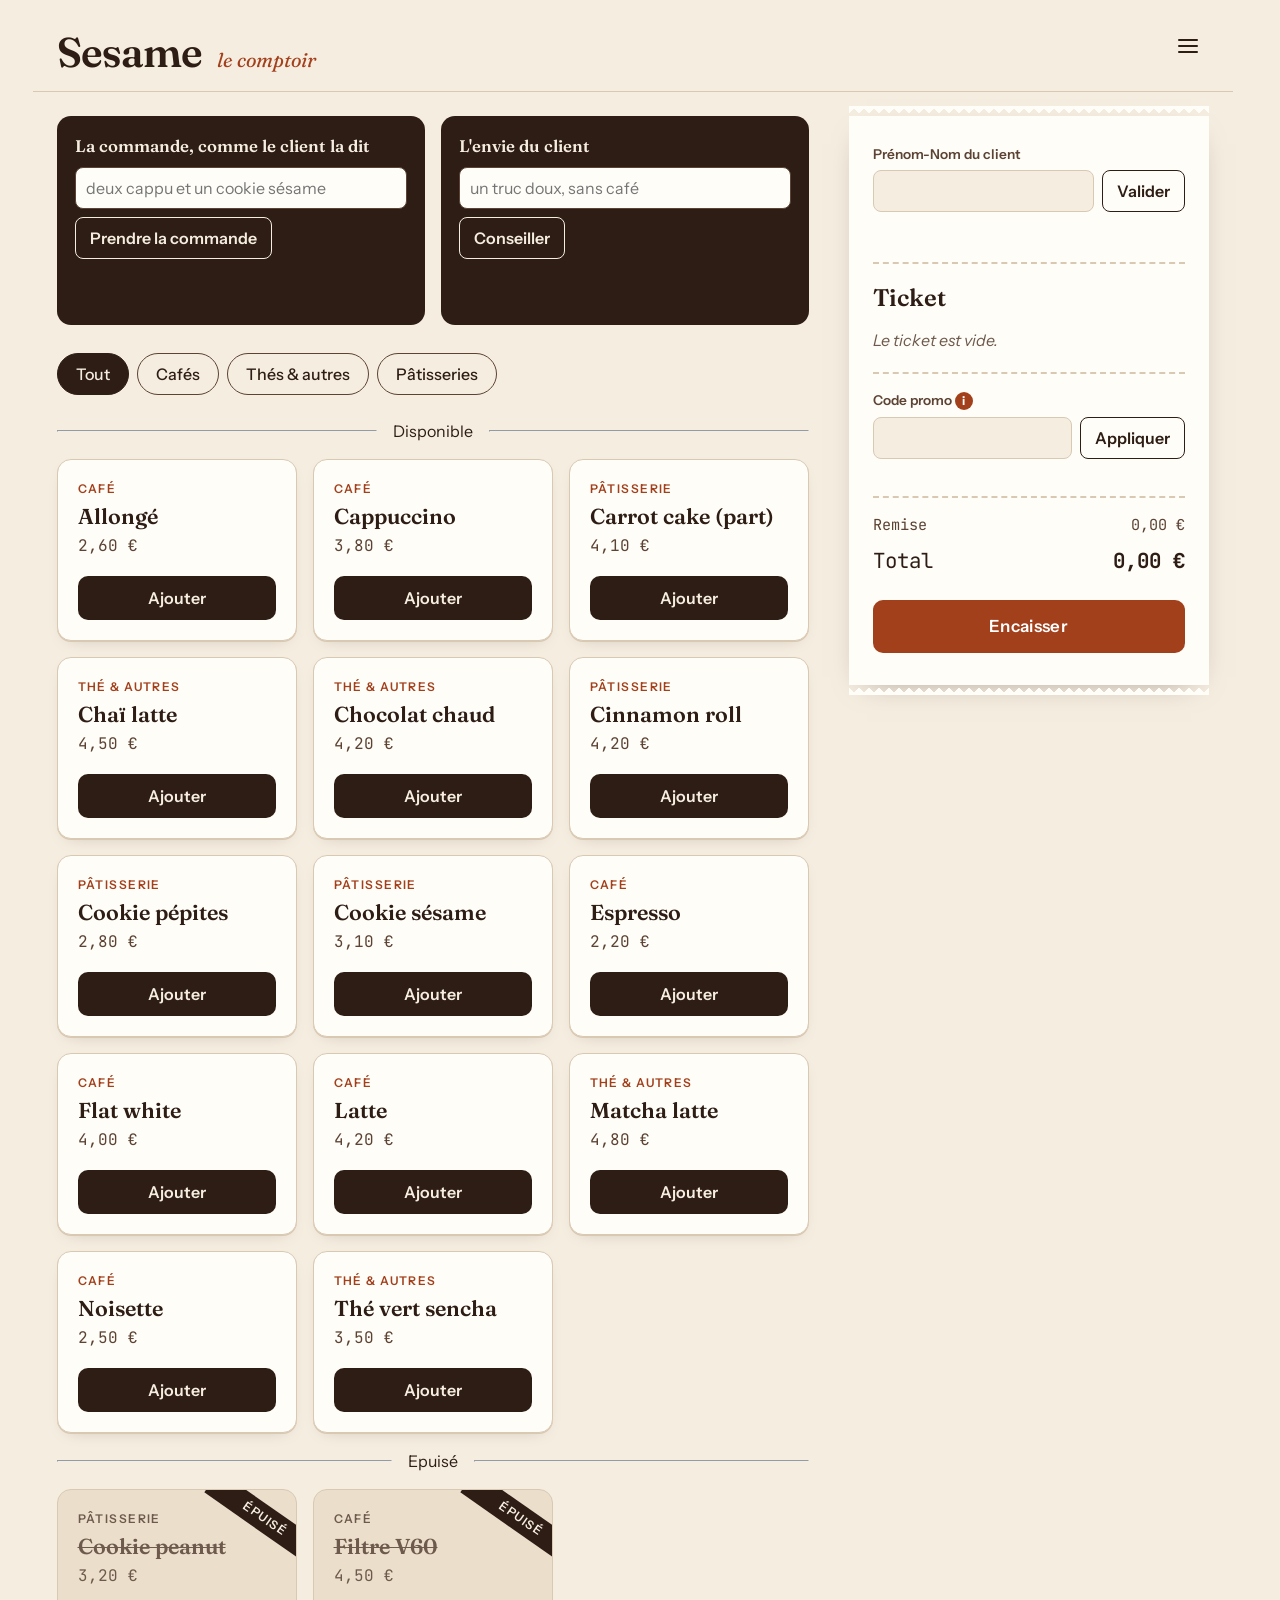
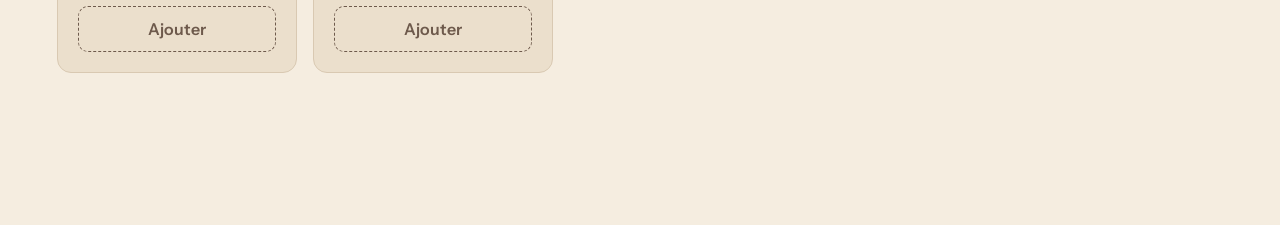
<file: index.html>
<!DOCTYPE html>
<html lang="fr">

<head>
  <meta charset="UTF-8">
  <meta name="viewport" content="width=device-width, initial-scale=1">
  <title>Sesame · le comptoir</title>
  <link rel="preconnect" href="https://fonts.googleapis.com">
  <link rel="preconnect" href="https://fonts.gstatic.com" crossorigin>
  <link
    href="https://fonts.googleapis.com/css2?family=Fraunces:opsz,wght@9..144,400;9..144,600;9..144,700&family=Instrument+Sans:wght@400;500;600&family=JetBrains+Mono:wght@400;600&display=swap"
    rel="stylesheet">
  <link rel="stylesheet" href="css/style.css">
  <link rel="stylesheet" href="css/ai-Style.css">
</head>

<body>

  <header class="site-header">
    <button id="menu-button" class="menu-button" type="button">
      <span></span>
      <span></span>
      <span></span>
    </button>

    <p class="brand">Sesame</p>
    <p class="brand-sub">le comptoir</p>
    <p></p>
    <div id="admin-menu" class="admin-menu hidden">
        <button id="btn-historique" type="button">
            Historique des commandes
        </button>
        <button id="btn-historique-ia" type="button">
            Historique des IA
        </button>

        <button id="btn-promotions" type="button">
            Promotions
        </button>
    </div>
  </header>
      
  <main id="caisse" class="register">
    <div class="menu-area">

      <!-- Le comptoir de l'IA : tout le style est prêt, il ne manque que le JavaScript -->
      <section id="ai-counter" aria-label="L'IA du comptoir">

        <form id="ai-order-form" class="ai-box">
          <label for="ai-order-input">La commande, comme le client la dit</label>
          <div class="field-row">
            <input id="ai-order-input" type="text" autocomplete="off" placeholder="deux cappu et un cookie sésame">
            <button id="ai-order-button" type="submit">Prendre la commande</button>
          </div>
          <p id="ai-order-message-error" class="ai-message is-error"></p>
          <p id="ai-order-message" class="ai-message"></p>
        </form>

        <form id="ai-advice-form" class="ai-box">
          <label for="ai-advice-input">L'envie du client</label>
          <div class="field-row">
            <input id="ai-advice-input" type="text" autocomplete="off" placeholder="un truc doux, sans café">
            <button id="ai-advice-button" type="submit">Conseiller</button>
          </div>
          <p id="ai-advice-message" class="ai-message"></p>
        </form>

      </section>

      <nav id="categories" aria-label="Catégories de la carte">
        <button type="button" value="all" class="is-active">Tout</button>
        <button type="button" value="coffee">Cafés</button>
        <button type="button" value="tea">Thés &amp; autres</button>
        <button type="button" value="pastry">Pâtisseries</button>
      </nav>

      <!--
        Modèle d'une carte, à recréer en JavaScript pour chaque produit :

        <article class="product">
          <span class="product-category">Café</span>
          <h3 class="product-name">Espresso</h3>
          <p class="product-price">2,20 €</p>
          <button type="button" class="product-add">Ajouter</button>
        </article>

        Produit en rupture : la carte a en plus la classe is-sold-out,
        et son bouton est désactivé (disabled).
      -->
      <section id="menu" aria-label="La carte"></section>
    </div>

    <aside id="ticket">
      <div class="ticket-paper">

        <form id="customer-form">
          <label for="customer-name">Prénom-Nom  du client</label>
          <div class="field-row">
            <input id="customer-name" type="text" autocomplete="off">
            <button type="submit">Valider</button>
          </div>
        </form>
        
        <div id="customer-card" class="customer-card">
            <div id="customer-error" class="form-error hidden"></div>
            <div id="customer-info" class="form-info"></div>
            <div id="customer-derCommande" class="form-derCom"></div>
            <div id="customer-derinfo" class="form-derCom"></div>
        </div>

        <h2 id="ticket-title">Ticket</h2>
        <p id="ticket-empty">Le ticket est vide.</p>

        <!--
          Modèle d'une ligne du ticket, à recréer en JavaScript :

          <li class="ticket-line">
            <span class="line-name">Cappuccino</span>
            <span class="line-qty">× 2</span>
            <span class="line-price">7,40 €</span>
            <button type="button" class="line-remove" aria-label="Retirer un Cappuccino">−</button>
          </li>
        -->
        <ul id="ticket-lines"></ul>

        <form id="promo-form">
          <label id="labelPromo" for="promo-code">Code promo <span class="info" data-tooltip="">i</span></label>
          <div class="field-row">
            <input id="promo-code" type="text" autocomplete="off">
            <button type="submit">Appliquer</button>
          </div>
        </form>
        <p id="promo-message"></p>

        <div class="ticket-sums">
          <p class="sum-row"><span>Remise</span> <span id="pourcent-discount" class="remise"></span> <span id="ticket-discount">0,00 €</span></p>
          <p class="sum-row sum-total"><span>Total</span> <strong id="ticket-total">0,00 €</strong></p>
        </div>

        <button type="button" id="checkout">Encaisser</button>

      </div>
    </aside>

  </main>
  
  <div id="popup-recap" class="popup-recap hidden">
    <div class="popup-content">

      <button id="popup-close" type="button">×</button>
      <p class="brand">Sesame</p>
      <p class="brand-sub">le comptoir</p>

      <h2>Récapitulatif de la commande</h2>

      <div id="recap-client"></div>
      <div id="recap-date"></div>

      <ul id="recap-lines"></ul>

      <div id="recap-promo"></div>
      <div id="recap-total"></div>

      <button id="btn-print" type="button">
          Imprimer
      </button>

      </div>
  </div>

  <div id="view-container"></div>

  <script src="js/utils.js"></script>
  <script src="js/menu.js"></script>
  <script src="js/promos.js"></script>
  
  <script src="js/order.js"></script>
  <script src="js/script.js"></script>

  <script src="js/historique.js"></script>
  <script src="js/historiqueIA.js"></script>
  <script src="js/ai.js"></script>
    <script src="js/ai_advice.js"></script>
</body>

</html>
</file>
<file: css/style.css>
/* Sesame · le comptoir — feuille de style complète.
   Tout est déjà prévu, y compris pour les éléments que tu vas créer en JavaScript. */

:root {
  --cream: #f5ede0;
  --cream-deep: #ebdfcc;
  --paper: #fffdf8;
  --roast: #2e1d14;
  --roast-soft: #5c4334;
  --muted: #6e5a4c;
  --line: #d9c9b2;
  --accent: #a3401c;
  --accent-dark: #85320f;
  --sage: #3f6b4f;
  --error: #a3261c;
  --error2: #a3261c;

  --font-display: "Fraunces", Georgia, serif;
  --font-body: "Instrument Sans", system-ui, sans-serif;
  --font-mono: "JetBrains Mono", ui-monospace, monospace;

  --radius: 14px;
}

*,
*::before,
*::after {
  box-sizing: border-box;
}

body {
  margin: 0;
  background: var(--cream);
  color: var(--roast);
  font-family: var(--font-body);
  font-size: 16px;
  line-height: 1.5;
}

button,
input {
  font: inherit;
}

button {
  cursor: pointer;
}

button:focus-visible,
input:focus-visible {
  outline: 3px solid var(--accent);
  outline-offset: 2px;
}

.hidden {
  display: none;
}

/* ---------- En-tête ---------- */

.site-header {
  position: relative;

  display: flex;
  align-items: baseline;
  gap: 14px;
  max-width: 1200px;
  margin: 0 auto;
  padding: 32px 24px 8px;
  border-bottom: 1px solid var(--line);
}

.brand {
  margin: 0;
  font-family: var(--font-display);
  font-size: 2.6rem;
  font-weight: 600;
  letter-spacing: -0.02em;
  line-height: 1;
}

.brand-sub {
  margin: 0;
  font-family: var(--font-display);
  font-style: italic;
  font-size: 1.25rem;
  color: var(--accent);
}

/* ---------- Mise en page ---------- */
.register {
  display: grid;
  grid-template-columns: minmax(0, 1fr) 360px;
  gap: 40px;
  align-items: start;
  max-width: 1200px;
  margin: 0 auto;
  padding: 24px 24px 64px;
}

/* ---------- Catégories ---------- */

#categories {
  display: flex;
  flex-wrap: wrap;
  gap: 8px;
  margin-bottom: 24px;
}

#categories button {
  padding: 8px 18px;
  border: 1px solid var(--roast-soft);
  border-radius: 999px;
  background: transparent;
  color: var(--roast);
  font-weight: 500;
  transition: background 0.15s, color 0.15s;
}

#categories button:hover {
  background: var(--cream-deep);
}

#categories button.is-active {
  background: var(--roast);
  border-color: var(--roast);
  color: var(--cream);
}

/* ---------- La carte ---------- */

#menu {
  display: grid;
  grid-template-columns: repeat(auto-fill, minmax(200px, 1fr));
  gap: 16px;
}

.product {
  position: relative;
  display: flex;
  flex-direction: column;
  padding: 20px;
  background: var(--paper);
  border: 1px solid var(--line);
  border-radius: var(--radius);
  box-shadow: 0 1px 0 var(--line), 0 6px 18px -12px rgba(46, 29, 20, 0.35);
  overflow: hidden;
}

.product-category {
  font-size: 0.75rem;
  font-weight: 600;
  letter-spacing: 0.12em;
  text-transform: uppercase;
  color: var(--accent);
}

.product-name {
  margin: 6px 0 4px;
  font-family: var(--font-display);
  font-size: 1.35rem;
  font-weight: 600;
  line-height: 1.2;
}

.product-price {
  margin: 0 0 18px;
  font-family: var(--font-mono);
  font-size: 1rem;
  color: var(--roast-soft);
}

.product-add {
  margin-top: auto;
  padding: 10px 14px;
  border: 0;
  border-radius: 10px;
  background: var(--roast);
  color: var(--cream);
  font-weight: 600;
  transition: background 0.15s;
}

.product-add:hover {
  background: var(--accent-dark);
}

.product.is-sold-out {
  background: var(--cream-deep);
  box-shadow: none;
}

.product.is-sold-out .product-name,
.product.is-sold-out .product-price,
.product.is-sold-out .product-category {
  color: var(--muted);
}

.product.is-sold-out .product-name {
  text-decoration: line-through;
  text-decoration-thickness: 1px;
}

.product.is-sold-out::after {
  content: "Épuisé";
  position: absolute;
  top: 16px;
  right: -34px;
  width: 130px;
  padding: 4px 0;
  background: var(--roast);
  color: var(--cream);
  font-size: 0.75rem;
  font-weight: 600;
  letter-spacing: 0.1em;
  text-align: center;
  text-transform: uppercase;
  transform: rotate(35deg);
}

.product-add:disabled {
  background: transparent;
  border: 1px dashed var(--muted);
  color: var(--muted);
  cursor: not-allowed;
}

/* ---------- Le ticket ---------- */

#ticket {
  position: sticky;
  top: 24px;
}

.ticket-paper {
  position: relative;
  padding: 28px 24px 32px;
  background: var(--paper);
  box-shadow: 0 10px 30px -18px rgba(46, 29, 20, 0.5);
}

/* Bords dentelés en haut et en bas, comme un ticket arraché */
.ticket-paper::before,
.ticket-paper::after {
  content: "";
  position: absolute;
  left: 0;
  right: 0;
  height: 10px;
  background:
    linear-gradient(-45deg, var(--paper) 5px, transparent 0) 0 0 / 10px 10px repeat-x,
    linear-gradient(45deg, var(--paper) 5px, transparent 0) 0 0 / 10px 10px repeat-x;
}

.ticket-paper::before {
  top: -10px;
  transform: rotate(180deg);
}

.ticket-paper::after {
  bottom: -10px;
}

#ticket label {
  display: block;
  margin-bottom: 6px;
  font-size: 0.85rem;
  font-weight: 600;
  color: var(--roast-soft);
}

.field-row {
  display: flex;
  gap: 8px;
}

.field-row input {
  flex: 1;
  min-width: 0;
  padding: 8px 10px;
  border: 1px solid var(--line);
  border-radius: 8px;
  background: var(--cream);
  color: var(--roast);
}

.field-row button {
  padding: 8px 14px;
  border: 1px solid var(--roast);
  border-radius: 8px;
  background: transparent;
  color: var(--roast);
  font-weight: 600;
}

.field-row button:hover {
  background: var(--roast);
  color: var(--cream);
}

#ticket-title {
  margin: 12px 0 0;
  padding-top: 16px;
  border-top: 2px dashed var(--line);
  font-family: var(--font-display);
  font-size: 1.5rem;
  font-weight: 600;
  overflow-wrap: anywhere;
}

#ticket-empty {
  margin: 12px 0;
  font-style: italic;
  color: var(--muted);
}

#ticket-lines {
  margin: 12px 0 20px;
  padding: 0;
  list-style: none;
}

.ticket-line {
  display: grid;
  grid-template-columns: minmax(0, 1fr) auto auto auto;
  align-items: center;
  gap: 10px;
  padding: 8px 0;
  border-bottom: 1px dotted var(--line);
}

.line-name {
  font-weight: 500;
  overflow-wrap: anywhere;
}

.line-qty,
.line-price {
  font-family: var(--font-mono);
  font-size: 0.9rem;
}

.line-qty {
  color: var(--muted);
}

.line-price {
  min-width: 4.5em;
  text-align: right;
}

.line-remove {
  width: 28px;
  height: 28px;
  padding: 0;
  border: 1px solid var(--line);
  border-radius: 50%;
  background: transparent;
  color: var(--roast-soft);
  font-size: 1.1rem;
  line-height: 1;
}

.line-remove:hover {
  border-color: var(--accent);
  color: var(--accent);
}

#promo-form {
  padding-top: 16px;
  border-top: 2px dashed var(--line);
}

#promo-message {
  min-height: 1.4em;
  margin: 6px 0 0;
  font-size: 0.85rem;
  color: var(--sage);
}

.ticket-sums {
  margin-top: 12px;
  padding-top: 12px;
  border-top: 2px dashed var(--line);
}

.sum-row {
  display: flex;
  justify-content: space-between;
  margin: 4px 0;
  font-family: var(--font-mono);
  font-size: 0.95rem;
  color: var(--roast-soft);
}

.sum-total {
  margin-top: 8px;
  font-size: 1.3rem;
  color: var(--roast);
}

#checkout {
  width: 100%;
  margin-top: 20px;
  padding: 14px;
  border: 0;
  border-radius: 10px;
  background: var(--accent);
  color: #fff;
  font-size: 1.05rem;
  font-weight: 600;
  letter-spacing: 0.02em;
  transition: background 0.15s;
}

#checkout:hover {
  background: var(--accent-dark);
}

/* ---------- Écrans étroits : le ticket passe sous la carte ---------- */

@media (max-width: 860px) {
  .register {
    grid-template-columns: 1fr;
    gap: 32px;
  }

  #ticket {
    position: static;
  }
}

@media (max-width: 480px) {
  .site-header {
    padding: 24px 16px 8px;
  }

  .brand {
    font-size: 2.1rem;
  }

  .register {
    padding: 20px 16px 48px;
  }

  #menu {
    grid-template-columns: repeat(2, minmax(0, 1fr));
    gap: 10px;
  }

  .product {
    padding: 14px;
  }

  .product-name {
    font-size: 1.1rem;
  }

  .ticket-paper {
    padding: 24px 16px 28px;
  }
}

.separator {
    grid-column: 1 / -1;
    display: flex;
    align-items: center;
    gap: 1rem;
}

.separator hr {
    flex: 1;
}

.info {
    display: inline-flex;
    justify-content: center;
    align-items: center;

    width: 18px;
    height: 18px;

    border-radius: 50%;
    background-color: #a3401c;
    color: white;

    font-size: 12px;
    font-weight: bold;

    cursor: help;

    position: relative;
}

.info:hover::after {
    content: attr(data-tooltip);

    position: absolute;
    bottom: 130%;
    left: 50%;
    transform: translateX(-50%);

    padding: 8px 10px;
    border-radius: 4px;

    background-color: #333;
    color: white;

    font-family: monospace;
    font-size: 13px;
    font-weight: normal;

    white-space: pre;
    z-index: 10;
}

/*    popup recap */
#popup-recap {
    position: fixed;
    inset: 0;

    justify-content: center;
    align-items: center;

    background-color: rgba(0, 0, 0, 0.5);

    z-index: 1000;
}

#popup-recap .popup-content {
    background-color: white;
    padding: 25px;
    border-radius: 10px;
    min-width: 400px;
    max-width: 90%;
}

#popup-recap.hidden {
    display: none;
}

#popup-recap:not(.hidden) {
    display: flex;
}

/* Bouton fermeture */
#popup-close {
    position: absolute;
    top: 15px;
    right: 15px;

    width: 32px;
    height: 32px;

    border: none;
    border-radius: 50%;

    background: #eee;
    font-size: 18px;
    cursor: pointer;
}

#popup-close:hover {
    background: #ddd;
}
/* Impression */
#btn-print {
    display: block;
    margin: 25px auto 0;

    padding: 10px 25px;

    border: none;
    border-radius: 6px;

    background: #a3401c;
    color: white;

    font-size: 15px;
    cursor: pointer;
}

#btn-print:hover {
    opacity: 0.9;
}

/* customer card */

.customer-card {
    padding: 10px;
    margin: 10px 0px;

    border: 0px solid #ddd;
    border-radius: 10px;

    background-color: var(--paper);

   /* box-shadow: 0 2px 8px rgba(0, 0, 0, 0.08);*/
}

.form-error {
    margin: 0 0 8px;
    font-size: 0.85rem;
    color: var(--error);
}

.form-info {
    display:flex;
    margin: 0;
    font-size: 14px;
    font-weight: bold;
     color: var(--roast);
}
#customer-info > span {
    margin-left: auto;
}

.form-derCom {
    margin: 8px 0 0;
    color: #666;
    font-size: 14px;
     color: var(--roast);
}

@media print {

    body > * {
        display: none !important;
    }

    #popup-recap {
        display: block !important;
        position: static !important;
        background: white !important;
    }

    #popup-close,
    #btn-print {
        display: none !important;
    }

    #popup-recap .popup-content {
        min-width: 0;
        max-width: none;
        width: auto;
        box-shadow: none;
        border-radius: 0;
    }
}

/*  Gestion du menu  */

.menu-button {
    position: absolute;
    right: 24px;
    top: 50%;
    transform: translateY(-50%);

    width: 42px;
    height: 42px;

    padding: 0;
    border: none;
    border-radius: 50%;

    background: transparent;

    display: flex;
    flex-direction: column;
    justify-content: center;
    align-items: center;
    gap: 4px;
}

.menu-button span {
    width: 20px;
    height: 2px;
    border-radius: 2px;
    background: var(--roast);
}

.menu-button:hover {
    background: var(--cream-deep);
}

.admin-menu {
    position: absolute;
    top: 78px;
    right: 24px;

    display: flex;
    flex-direction: column;

    width: 180px;
    padding: 8px;

    background: var(--paper);
    border: 1px solid var(--line);
    border-radius: 10px;

    box-shadow: 0 8px 20px rgba(46, 29, 20, 0.15);

    z-index: 1100;
}

.admin-menu.hidden {
    display: none;
}

.admin-menu:not(.hidden) {
    display: flex;
}

.admin-menu button {
    padding: 10px 12px;

    border: none;
    border-radius: 7px;

    background: transparent;
    color: var(--roast);

    text-align: left;
    cursor: pointer;
}

.admin-menu button:hover {
    background: var(--cream-deep);
}

.menu-button.is-open {
    background: var(--cream-deep);
}


#caisse.hidden {
    display: none;
}

html {
    scrollbar-gutter: stable;
}

/* historique */
#view-container {
    max-width: 1200px;
    margin: 0 auto;
    padding: 24px 24px 64px;
}

.btn-retour {
  margin-top: auto;
  padding: 10px 14px;
  border: 0;
  border-radius: 10px;
  background: var(--roast);
  color: var(--cream);
  font-weight: 600;
  transition: background 0.15s;
}

.btn-retour:hover {
  background: var(--accent-dark);
}

#navClients {
  display: flex;
  flex-wrap: wrap;
  gap: 8px;
  margin-bottom: 24px;
}

#navClients button {
  padding: 8px 18px;
  border: 1px solid var(--roast-soft);
  border-radius: 999px;
  background: transparent;
  color: var(--roast);
  font-weight: 500;
  transition: background 0.15s, color 0.15s;
}

#navClients button:hover {
  background: var(--cream-deep);
}

#navClients button.is-active {
  background: var(--roast);
  border-color: var(--roast);
  color: var(--cream);
}

#client-filter {
    width: 260px;
    padding: 12px 18px;
    border: 2px solid var(--line);
    border-radius: 999px;
    background: var(--bg);
    font: inherit;
    transition: border-color 0.2s, background-color 0.2s;
}

#client-filter:focus {
    outline: none;
    border-color: var(--red);
    background: var(--paper);
}
</file>
<file: css/ai-Style.css>
/* ---------- Le comptoir de l'IA ---------- */

#ai-counter {
  display: grid;
  grid-template-columns: repeat(2, minmax(0, 1fr));
  gap: 16px;
  margin-bottom: 28px;
  
}

.ai-box {
  padding: 18px 18px 12px;
  background: var(--roast);
  border-radius: var(--radius);
  color: var(--cream);
}

.ai-box label {
  display: block;
  margin-bottom: 8px;
  font-family: var(--font-display);
  font-size: 1.05rem;
  font-weight: 600;
}

.ai-box .field-row {
  flex-wrap: wrap;
}

.ai-box .field-row input {
  flex: 1 1 100%;
  border-color: var(--roast-soft);
  background: var(--paper);
}

.ai-box .field-row button {
  border-color: var(--cream);
  color: var(--cream);
}

.ai-box .field-row button:hover {
  background: var(--cream);
  color: var(--roast);
}

.ai-box .field-row button:disabled {
  opacity: 0.5;
  cursor: wait;
}

.ai-message {
  min-height: 1.4em;
  margin: 8px 0 0;
  font-size: 0.85rem;
  color: var(--cream-deep);
}

.ai-message-error {
  min-height: 1.4em;
  margin: 8px 0 0;
  font-size: 0.85rem;
  color: var(--red);
}

.ai-message.is-error {
  color: #f2a48c;
}

/* Produit conseillé par l'IA */
.product.is-suggested {
  border-color: var(--sage);
  box-shadow: 0 0 0 3px var(--sage), 0 6px 18px -12px rgba(46, 29, 20, 0.35);
}

.product.is-suggested::before {
  content: "Conseillé";
  position: absolute;
  top: 12px;
  right: 12px;
  padding: 2px 8px;
  border-radius: 999px;
  background: var(--sage);
  color: #fff;
  font-size: 0.7rem;
  font-weight: 600;
  letter-spacing: 0.08em;
  text-transform: uppercase;
}
</file>
